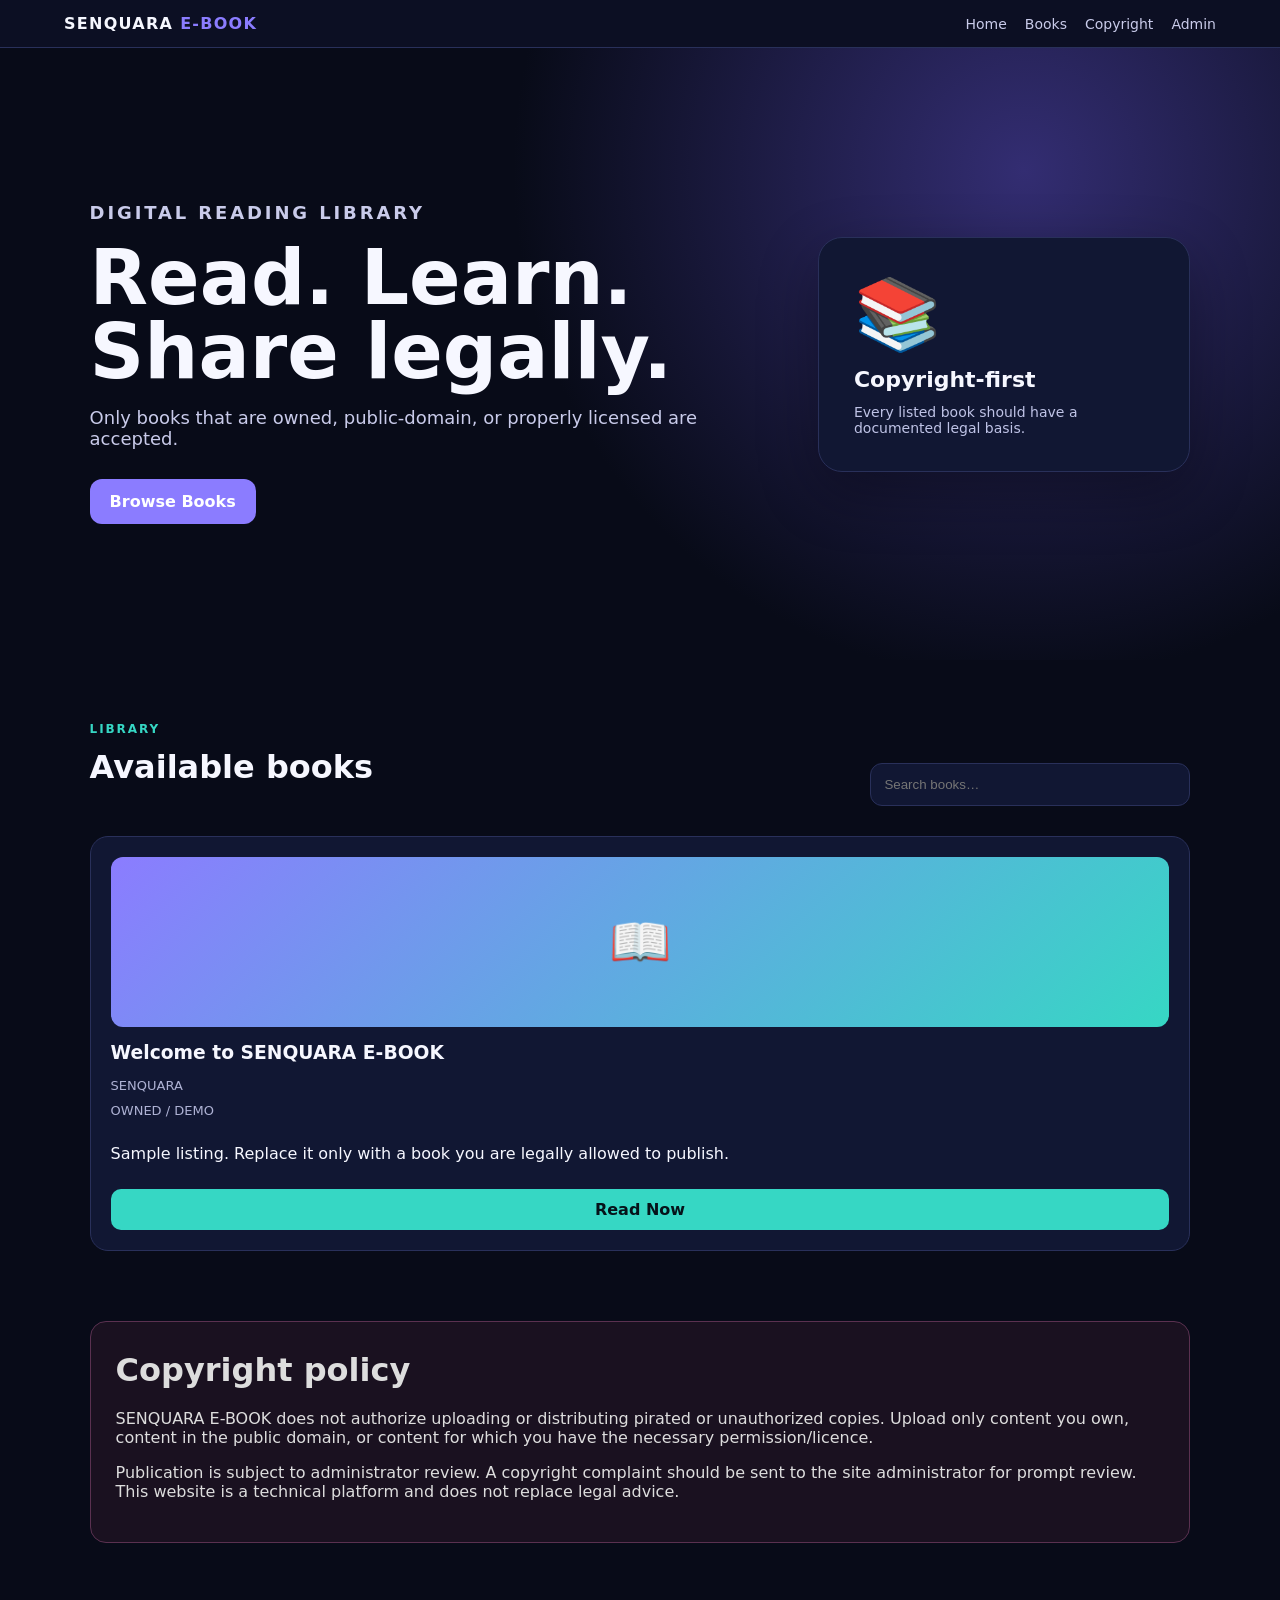
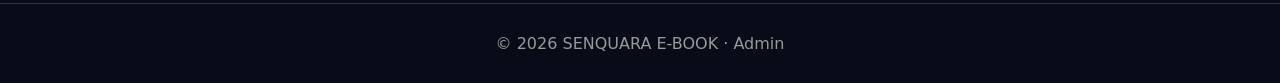
<file: index.html>
<!doctype html>
<html lang="en">
<head>
<meta charset="utf-8"><meta name="viewport" content="width=device-width,initial-scale=1">
<meta name="theme-color" content="#8b7cff"><meta name="description" content="SENQUARA E-BOOK — legal digital reading library">
<link rel="manifest" href="manifest.json"><link rel="stylesheet" href="assets/style.css">
<title>SENQUARA E-BOOK</title>
</head>
<body>
<header class="top"><div class="brand">SENQUARA <span>E-BOOK</span></div><nav>
<a href="#home">Home</a><a href="#books">Books</a><a href="#legal">Copyright</a><a href="admin/">Admin</a>
</nav></header>
<main>
<section id="home" class="hero"><div><p class="eyebrow">DIGITAL READING LIBRARY</p><h1>Read. Learn. Share legally.</h1>
<p>Only books that are owned, public-domain, or properly licensed are accepted.</p>
<a class="btn" href="#books">Browse Books</a></div><div class="hero-card">📚<b>Copyright-first</b><small>Every listed book should have a documented legal basis.</small></div></section>
<section id="books"><div class="section-head"><div><p class="eyebrow">LIBRARY</p><h2>Available books</h2></div><input id="search" placeholder="Search books…"></div>
<div id="bookGrid" class="grid"></div><div id="empty" class="empty hidden">No books found.</div></section>
<section id="legal" class="legal"><h2>Copyright policy</h2>
<p>SENQUARA E-BOOK does not authorize uploading or distributing pirated or unauthorized copies. Upload only content you own, content in the public domain, or content for which you have the necessary permission/licence.</p>
<p>Publication is subject to administrator review. A copyright complaint should be sent to the site administrator for prompt review. This website is a technical platform and does not replace legal advice.</p>
</section>
</main>
<footer>© <span id="year"></span> SENQUARA E-BOOK · <a href="admin/">Admin</a></footer>
<script src="assets/app.js"></script>
</body></html>
</file>
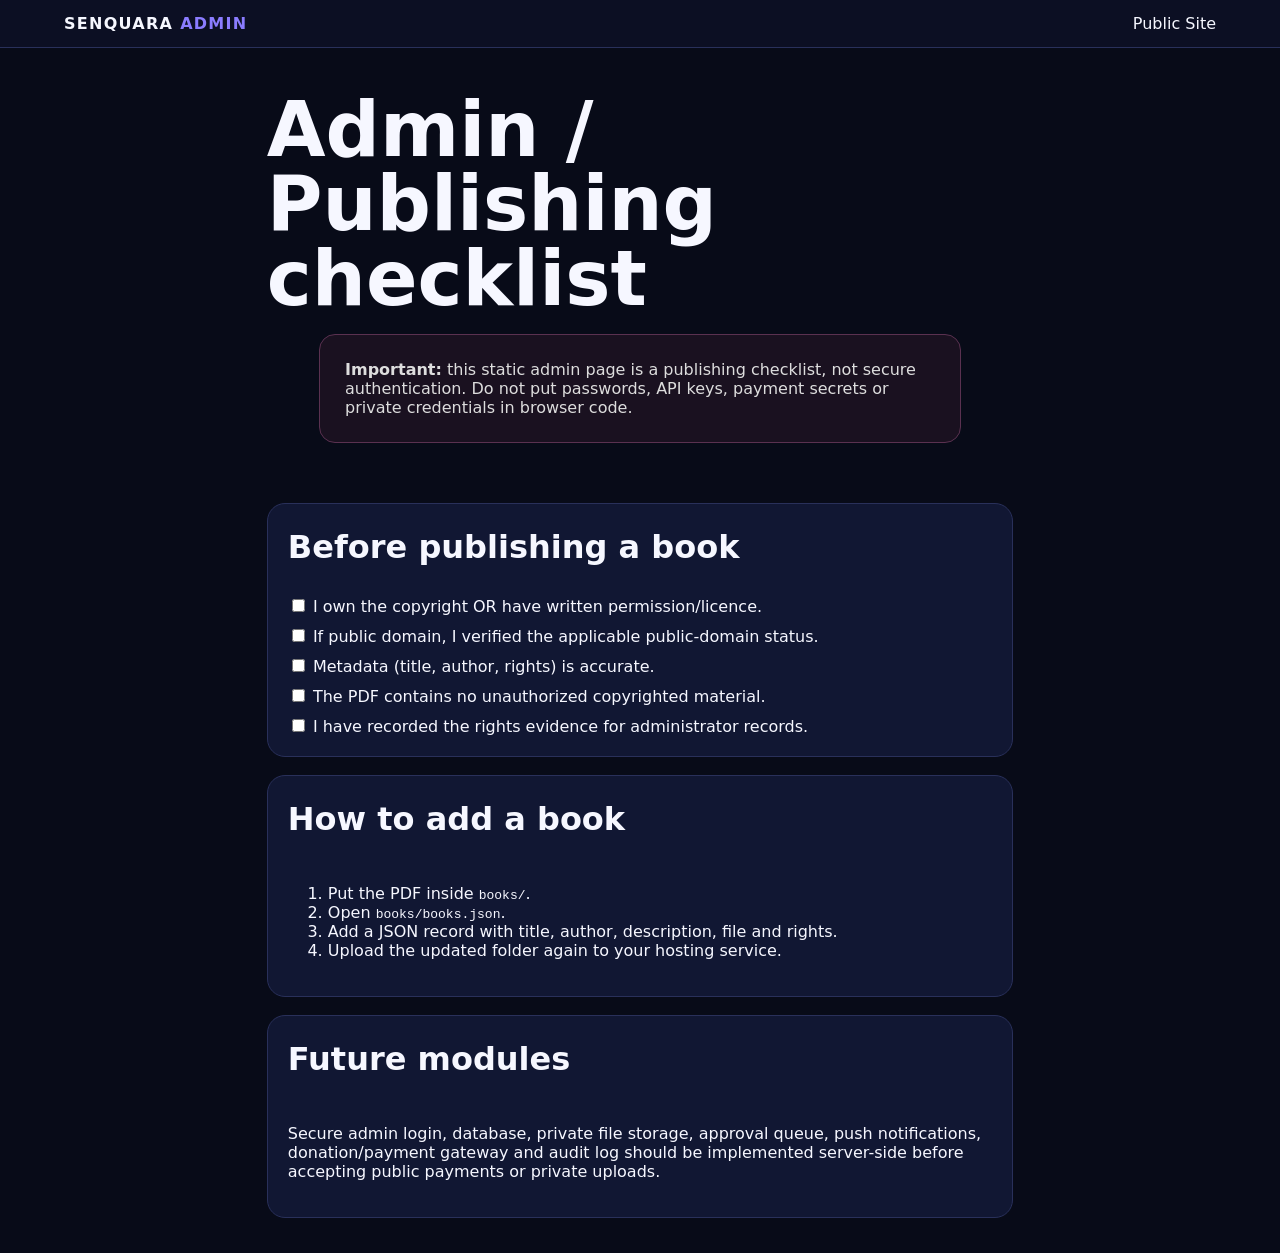
<file: admin/index.html>
<!doctype html><html><head><meta charset="utf-8"><meta name="viewport" content="width=device-width,initial-scale=1"><link rel="stylesheet" href="../assets/style.css"><title>SENQUARA Admin</title></head><body>
<header class="top"><div class="brand">SENQUARA <span>ADMIN</span></div><a href="../">Public Site</a></header><main style="max-width:900px;margin:auto;padding:35px 6%">
<h1>Admin / Publishing checklist</h1><div class="legal"><b>Important:</b> this static admin page is a publishing checklist, not secure authentication. Do not put passwords, API keys, payment secrets or private credentials in browser code.</div>
<section class="book"><h2>Before publishing a book</h2><label><input type="checkbox"> I own the copyright OR have written permission/licence.</label><label><input type="checkbox"> If public domain, I verified the applicable public-domain status.</label><label><input type="checkbox"> Metadata (title, author, rights) is accurate.</label><label><input type="checkbox"> The PDF contains no unauthorized copyrighted material.</label><label><input type="checkbox"> I have recorded the rights evidence for administrator records.</label></section>
<section class="book" style="margin-top:18px"><h2>How to add a book</h2><ol><li>Put the PDF inside <code>books/</code>.</li><li>Open <code>books/books.json</code>.</li><li>Add a JSON record with title, author, description, file and rights.</li><li>Upload the updated folder again to your hosting service.</li></ol></section>
<section class="book" style="margin-top:18px"><h2>Future modules</h2><p>Secure admin login, database, private file storage, approval queue, push notifications, donation/payment gateway and audit log should be implemented server-side before accepting public payments or private uploads.</p></section>
</main></body></html>
</file>
<file: assets/style.css>
*{box-sizing:border-box}body{margin:0;font-family:system-ui,-apple-system,Segoe UI,sans-serif;background:#080b18;color:#f6f7ff}a{color:inherit;text-decoration:none}.top{position:sticky;top:0;z-index:5;display:flex;justify-content:space-between;align-items:center;padding:14px 5%;background:#0d1125ee;backdrop-filter:blur(12px);border-bottom:1px solid #29305a}.brand{font-weight:900;letter-spacing:.08em}.brand span{color:#8b7cff}nav{display:flex;gap:18px;font-size:14px;color:#c9cbea}.hero{min-height:68vh;display:grid;grid-template-columns:1.5fr .8fr;gap:30px;align-items:center;padding:70px 7%;background:radial-gradient(circle at 80% 20%,#332d72 0,#080b18 45%)}.eyebrow{color:#36d7c4;font-size:12px;font-weight:800;letter-spacing:.16em}h1{font-size:clamp(40px,8vw,76px);line-height:.98;margin:10px 0 18px}h2{font-size:32px;margin:4px 0 20px}.hero p{color:#c9cbea;max-width:650px;font-size:18px}.btn{display:inline-block;background:#8b7cff;color:white;padding:13px 20px;border-radius:12px;font-weight:800;margin-top:12px}.hero-card{background:#111733;border:1px solid #29305a;border-radius:24px;padding:35px;display:grid;gap:12px;font-size:70px;box-shadow:0 20px 60px #0005}.hero-card b{font-size:22px}.hero-card small{font-size:14px;color:#bfc3e6}.section-head{padding:50px 7% 20px;display:flex;justify-content:space-between;gap:20px;align-items:end}.section-head input{width:min(320px,100%);padding:13px;border-radius:12px;border:1px solid #29305a;background:#111733;color:white}.grid{padding:10px 7% 70px;display:grid;grid-template-columns:repeat(auto-fit,minmax(230px,1fr));gap:18px}.book{background:#111733;border:1px solid #29305a;border-radius:18px;padding:20px;display:flex;flex-direction:column;gap:10px}.book .cover{height:170px;border-radius:12px;background:linear-gradient(135deg,#8b7cff,#36d7c4);display:grid;place-items:center;font-size:50px}.book h3{margin:5px 0}.muted{color:#aeb2d4;font-size:13px}.read{margin-top:auto;background:#36d7c4;color:#06131a;padding:11px;border-radius:10px;text-align:center;font-weight:800}.legal{margin:0 7% 60px;padding:25px;border:1px solid #5a3150;background:#1a1120;border-radius:16px;color:#ddd}.empty{padding:30px 7%;color:#aaa}.hidden{display:none}footer{text-align:center;padding:30px;border-top:1px solid #29305a;color:#999}@media(max-width:700px){nav{gap:10px;font-size:12px}.hero{grid-template-columns:1fr;padding:45px 6%}.hero-card{display:none}.section-head{display:block}.section-head input{margin-top:10px;width:100%}}
</file>
